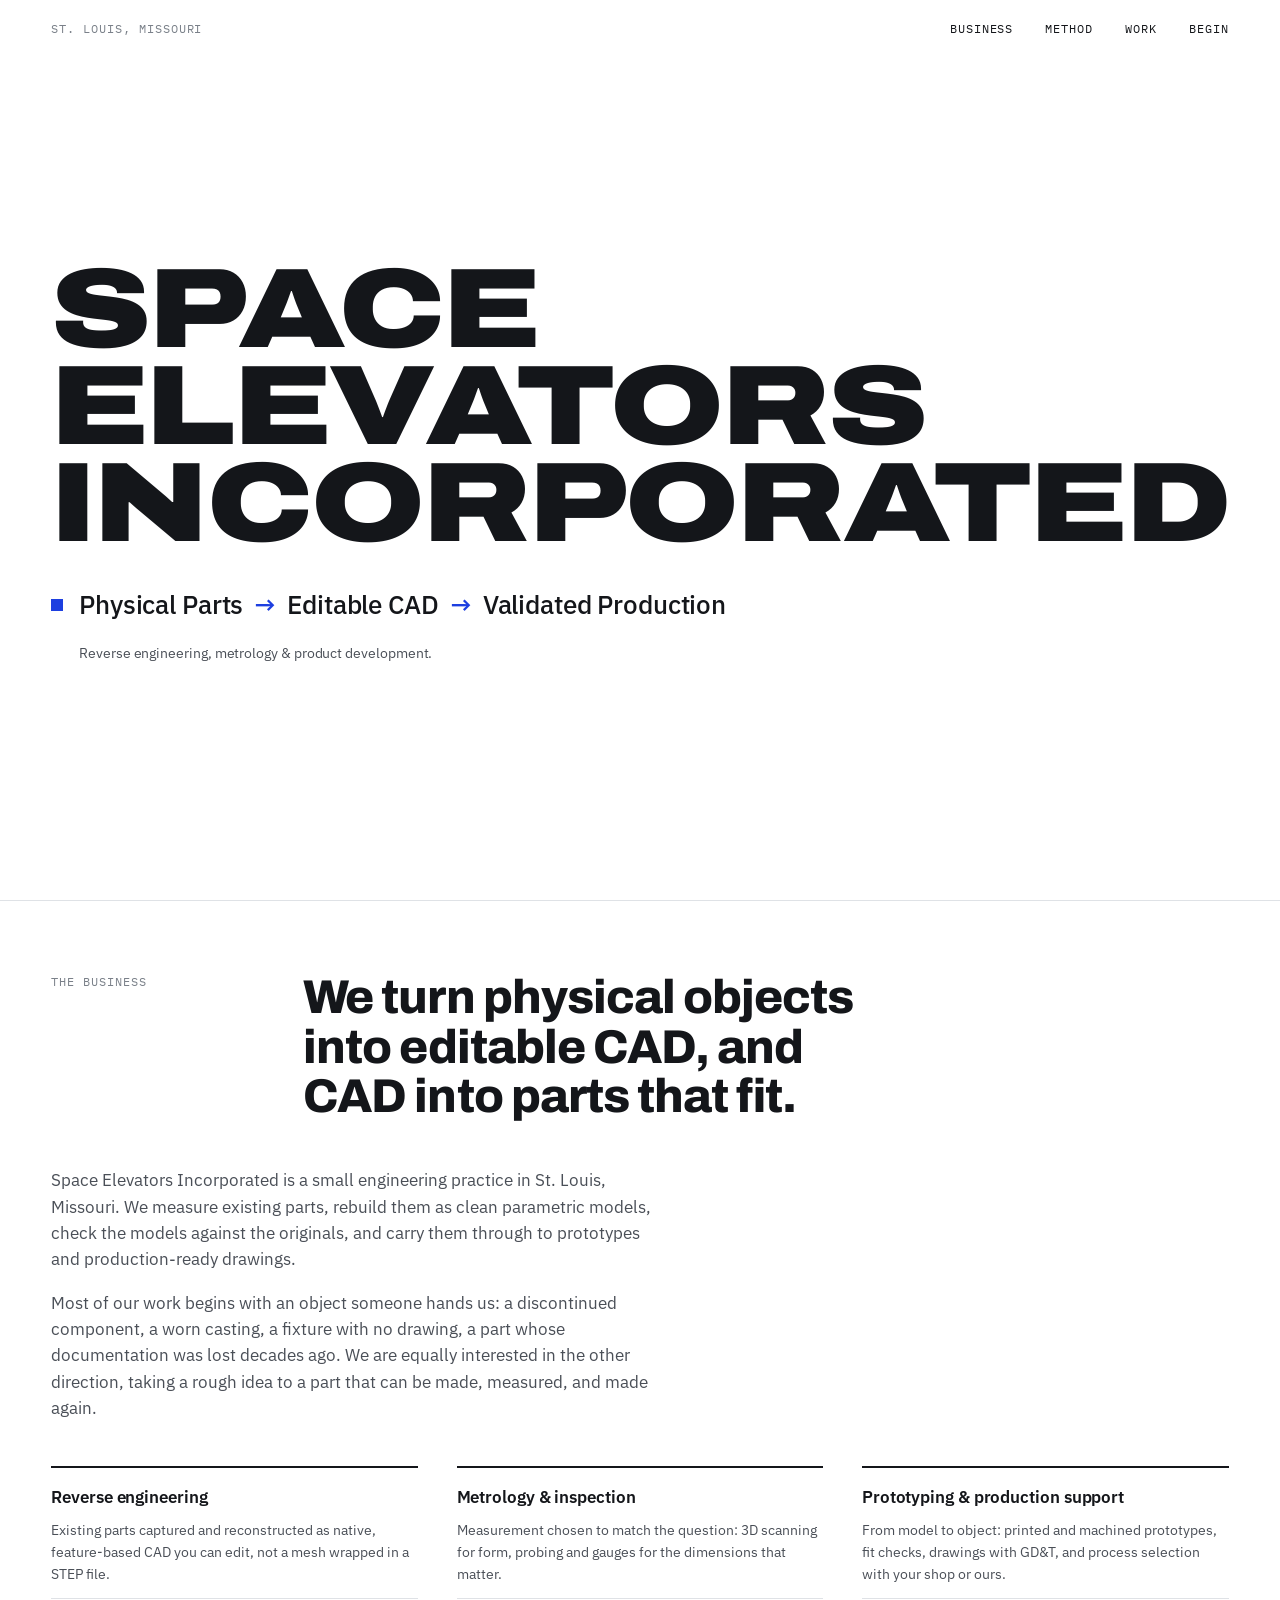
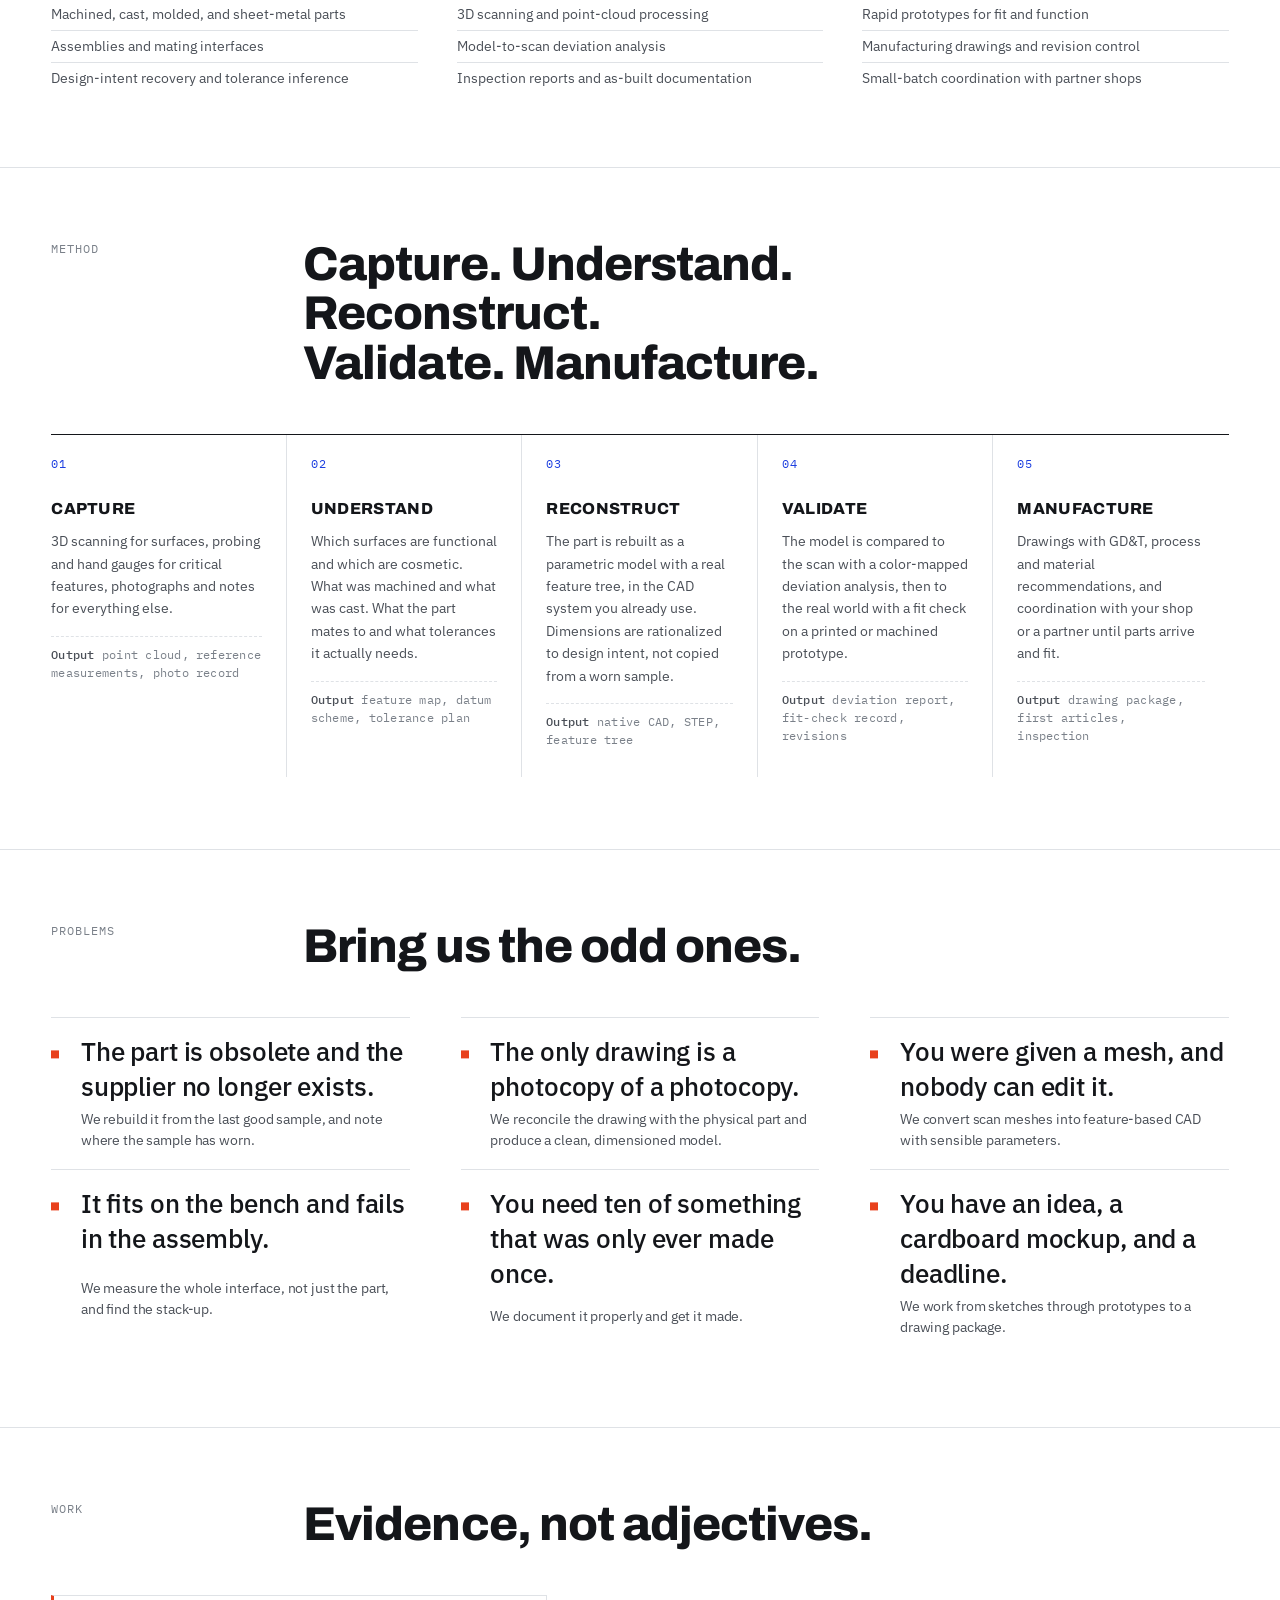
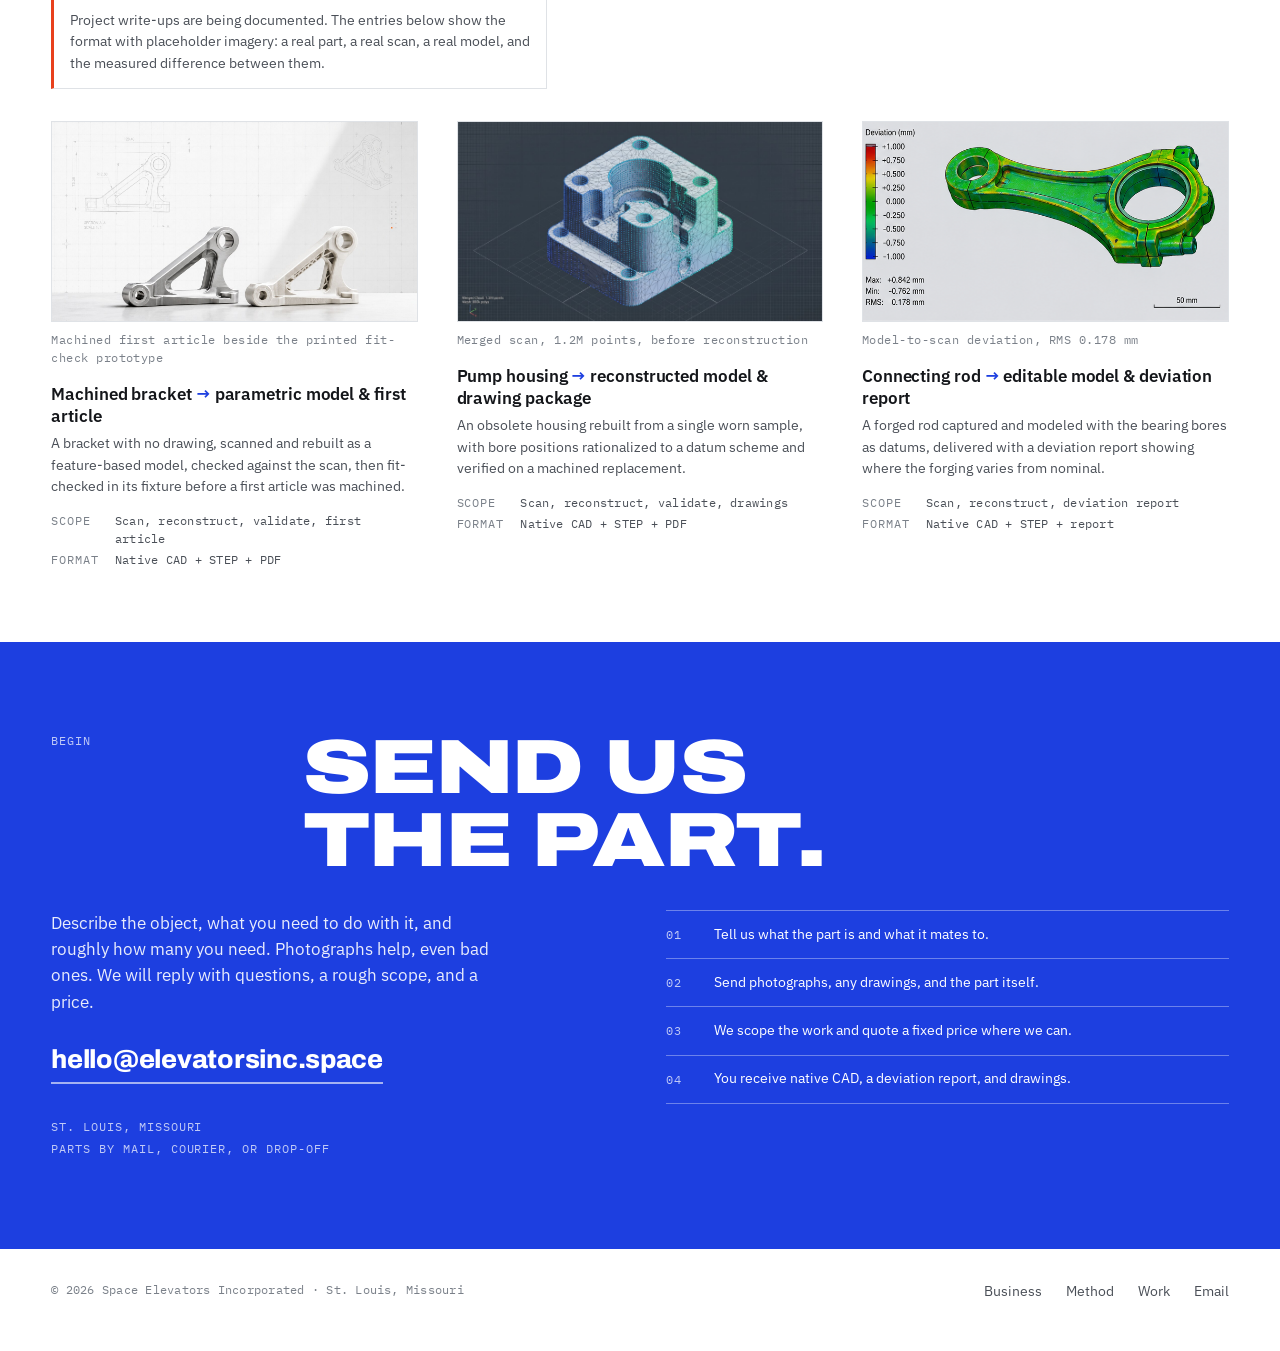
<file: index.html>
<!DOCTYPE html>
<html lang="en">
<head>
  <meta charset="utf-8">
  <meta name="viewport" content="width=device-width, initial-scale=1">
  <title>Space Elevators Incorporated</title>
  <meta name="description" content="Space Elevators Incorporated is a small engineering practice in St. Louis, Missouri. Reverse engineering, metrology, and product development: physical parts to editable CAD to validated production.">
  <link rel="icon" href="favicon.svg" type="image/svg+xml">
  <link rel="icon" href="favicon.ico" sizes="16x16 32x32 48x48">
  <link rel="apple-touch-icon" href="apple-touch-icon.png" sizes="180x180">
  <link rel="manifest" href="site.webmanifest">
  <meta name="theme-color" content="#ffffff">
  <link rel="preconnect" href="https://fonts.googleapis.com">
  <link rel="preconnect" href="https://fonts.gstatic.com" crossorigin>
  <link rel="stylesheet" href="https://fonts.googleapis.com/css2?family=Archivo:wdth,wght@62..125,100..900&family=IBM+Plex+Mono:wght@400;500&family=IBM+Plex+Sans:wght@400;500;600&display=swap">
  <link rel="canonical" href="https://elevatorsinc.space/">
  <link rel="stylesheet" href="assets/style.css">
</head>
<body>

<div class="hero">
<header class="wrap topbar">
  <span class="mono">St. Louis, Missouri</span>
  <nav class="mono" aria-label="Primary">
    <a href="#business">Business</a>
    <a href="#method">Method</a>
    <a href="#work">Work</a>
    <a href="#begin">Begin</a>
  </nav>
</header>

<!-- ============ FIRST FOLD ============ -->
<section class="wrap fold" aria-labelledby="company-name">
  <h1 class="name" id="company-name">
    <span>Space</span>
    <span>Elevators</span>
    <span data-fit>Incorporated</span>
  </h1>

  <div class="descriptor">
    <span class="datum" aria-hidden="true"></span>
    <p>Physical Parts <span class="arrow">&rarr;</span> Editable CAD <span class="arrow">&rarr;</span> Validated Production</p>
    <p class="sub">Reverse engineering, metrology &amp; product development.</p>
  </div>
</section>
</div>

<!-- ============ THE BUSINESS ============ -->
<section class="section" id="business">
  <div class="wrap">
    <div class="section-head">
      <span class="mono">The business</span>
      <h2>We turn physical objects into editable CAD, and CAD into parts that fit.</h2>
    </div>

    <div class="prose">
      <p>Space Elevators Incorporated is a small engineering practice in St. Louis, Missouri. We measure existing parts, rebuild them as clean parametric models, check the models against the originals, and carry them through to prototypes and production-ready drawings.</p>
      <p>Most of our work begins with an object someone hands us: a discontinued component, a worn casting, a fixture with no drawing, a part whose documentation was lost decades ago. We are equally interested in the other direction, taking a rough idea to a part that can be made, measured, and made again.</p>
    </div>

    <div class="columns">
      <div>
        <h3>Reverse engineering</h3>
        <p>Existing parts captured and reconstructed as native, feature-based CAD you can edit, not a mesh wrapped in a STEP file.</p>
        <ul>
          <li>Machined, cast, molded, and sheet-metal parts</li>
          <li>Assemblies and mating interfaces</li>
          <li>Design-intent recovery and tolerance inference</li>
        </ul>
      </div>
      <div>
        <h3>Metrology &amp; inspection</h3>
        <p>Measurement chosen to match the question: 3D scanning for form, probing and gauges for the dimensions that matter.</p>
        <ul>
          <li>3D scanning and point-cloud processing</li>
          <li>Model-to-scan deviation analysis</li>
          <li>Inspection reports and as-built documentation</li>
        </ul>
      </div>
      <div>
        <h3>Prototyping &amp; production support</h3>
        <p>From model to object: printed and machined prototypes, fit checks, drawings with GD&amp;T, and process selection with your shop or ours.</p>
        <ul>
          <li>Rapid prototypes for fit and function</li>
          <li>Manufacturing drawings and revision control</li>
          <li>Small-batch coordination with partner shops</li>
        </ul>
      </div>
    </div>
  </div>
</section>

<!-- ============ METHOD ============ -->
<section class="section" id="method">
  <div class="wrap">
    <div class="section-head">
      <span class="mono">Method</span>
      <h2>Capture. Understand. Reconstruct. Validate. Manufacture.</h2>
    </div>

    <ol class="steps">
      <li>
        <span class="n">01</span>
        <h3>Capture</h3>
        <p>3D scanning for surfaces, probing and hand gauges for critical features, photographs and notes for everything else.</p>
        <p class="out"><b>Output</b> point cloud, reference measurements, photo record</p>
      </li>
      <li>
        <span class="n">02</span>
        <h3>Understand</h3>
        <p>Which surfaces are functional and which are cosmetic. What was machined and what was cast. What the part mates to and what tolerances it actually needs.</p>
        <p class="out"><b>Output</b> feature map, datum scheme, tolerance plan</p>
      </li>
      <li>
        <span class="n">03</span>
        <h3>Reconstruct</h3>
        <p>The part is rebuilt as a parametric model with a real feature tree, in the CAD system you already use. Dimensions are rationalized to design intent, not copied from a worn sample.</p>
        <p class="out"><b>Output</b> native CAD, STEP, feature tree</p>
      </li>
      <li>
        <span class="n">04</span>
        <h3>Validate</h3>
        <p>The model is compared to the scan with a color-mapped deviation analysis, then to the real world with a fit check on a printed or machined prototype.</p>
        <p class="out"><b>Output</b> deviation report, fit-check record, revisions</p>
      </li>
      <li>
        <span class="n">05</span>
        <h3>Manufacture</h3>
        <p>Drawings with GD&amp;T, process and material recommendations, and coordination with your shop or a partner until parts arrive and fit.</p>
        <p class="out"><b>Output</b> drawing package, first articles, inspection</p>
      </li>
    </ol>
  </div>
</section>

<!-- ============ PROBLEMS ============ -->
<section class="section" id="problems">
  <div class="wrap">
    <div class="section-head">
      <span class="mono">Problems</span>
      <h2>Bring us the odd ones.</h2>
    </div>
    <ul class="problems">
      <li>The part is obsolete and the supplier no longer exists.<small>We rebuild it from the last good sample, and note where the sample has worn.</small></li>
      <li>The only drawing is a photocopy of a photocopy.<small>We reconcile the drawing with the physical part and produce a clean, dimensioned model.</small></li>
      <li>You were given a mesh, and nobody can edit it.<small>We convert scan meshes into feature-based CAD with sensible parameters.</small></li>
      <li>It fits on the bench and fails in the assembly.<small>We measure the whole interface, not just the part, and find the stack-up.</small></li>
      <li>You need ten of something that was only ever made once.<small>We document it properly and get it made.</small></li>
      <li>You have an idea, a cardboard mockup, and a deadline.<small>We work from sketches through prototypes to a drawing package.</small></li>
    </ul>
  </div>
</section>

<!-- ============ WORK ============ -->
<section class="section" id="work">
  <div class="wrap">
    <div class="section-head">
      <span class="mono">Work</span>
      <h2>Evidence, not adjectives.</h2>
    </div>

    <!-- TODO: remove this note once real projects are in place. -->
    <p class="work-note">Project write-ups are being documented. The entries below show the format with placeholder imagery: a real part, a real scan, a real model, and the measured difference between them.</p>

    <ul class="work">
      <li>
        <article>
          <a href="work/example-machined-bracket.html">
            <figure class="photo">
              <img src="images/bracket-bench-machined-and-printed.jpg" alt="Machined aluminum bracket on a bench beside its 3D-printed prototype" width="1448" height="790" loading="lazy">
              <figcaption>Machined first article beside the printed fit-check prototype</figcaption>
            </figure>
            <h3>Machined bracket <span class="arrow">&rarr;</span> parametric model &amp; first article</h3>
            <p>A bracket with no drawing, scanned and rebuilt as a feature-based model, checked against the scan, then fit-checked in its fixture before a first article was machined.</p>
            <dl>
              <dt>Scope</dt><dd>Scan, reconstruct, validate, first article</dd>
              <dt>Format</dt><dd>Native CAD + STEP + PDF</dd>
            </dl>
          </a>
        </article>
      </li>
      <li>
        <article>
          <a href="work/example-machined-bracket.html">
            <figure class="photo">
              <img src="images/housing-scan-point-cloud.jpg" alt="Merged 3D scan point cloud and mesh of a small machined housing" width="1600" height="873" loading="lazy">
              <figcaption>Merged scan, 1.2M points, before reconstruction</figcaption>
            </figure>
            <h3>Pump housing <span class="arrow">&rarr;</span> reconstructed model &amp; drawing package</h3>
            <p>An obsolete housing rebuilt from a single worn sample, with bore positions rationalized to a datum scheme and verified on a machined replacement.</p>
            <dl>
              <dt>Scope</dt><dd>Scan, reconstruct, validate, drawings</dd>
              <dt>Format</dt><dd>Native CAD + STEP + PDF</dd>
            </dl>
          </a>
        </article>
      </li>
      <li>
        <article>
          <a href="work/example-machined-bracket.html">
            <figure class="photo">
              <img src="images/connecting-rod-deviation-map.png" alt="Color-mapped deviation analysis of a connecting rod, model versus scan" width="742" height="380" loading="lazy">
              <figcaption>Model-to-scan deviation, RMS 0.178 mm</figcaption>
            </figure>
            <h3>Connecting rod <span class="arrow">&rarr;</span> editable model &amp; deviation report</h3>
            <p>A forged rod captured and modeled with the bearing bores as datums, delivered with a deviation report showing where the forging varies from nominal.</p>
            <dl>
              <dt>Scope</dt><dd>Scan, reconstruct, deviation report</dd>
              <dt>Format</dt><dd>Native CAD + STEP + report</dd>
            </dl>
          </a>
        </article>
      </li>
    </ul>
  </div>
</section>

<!-- ============ BEGIN ============ -->
<section class="begin" id="begin">
  <div class="wrap">
    <div class="section-head">
      <span class="mono">Begin</span>
      <h2>Send us the part.</h2>
    </div>
    <div class="grid">
      <div>
        <p>Describe the object, what you need to do with it, and roughly how many you need. Photographs help, even bad ones. We will reply with questions, a rough scope, and a price.</p>
        <a class="email" href="mailto:hello@elevatorsinc.space">hello@elevatorsinc.space</a>
        <p class="addr">St. Louis, Missouri<br>Parts by mail, courier, or drop-off</p>
      </div>
      <ol>
        <li><span class="n">01</span><span>Tell us what the part is and what it mates to.</span></li>
        <li><span class="n">02</span><span>Send photographs, any drawings, and the part itself.</span></li>
        <li><span class="n">03</span><span>We scope the work and quote a fixed price where we can.</span></li>
        <li><span class="n">04</span><span>You receive native CAD, a deviation report, and drawings.</span></li>
      </ol>
    </div>
  </div>
</section>

<footer class="wrap footer">
  <span class="mono">&copy; 2026 Space Elevators Incorporated &middot; St. Louis, Missouri</span>
  <nav aria-label="Footer">
    <a href="#business">Business</a>
    <a href="#method">Method</a>
    <a href="#work">Work</a>
    <a href="mailto:hello@elevatorsinc.space">Email</a>
  </nav>
</footer>

<script>
  (function () {
    var h1 = document.querySelector('.name');
    if (!h1) return;
    var lines = Array.prototype.slice.call(h1.querySelectorAll('span'));
    var longest = h1.querySelector('[data-fit]');
    var phone = window.matchMedia('(max-width: 640px)');

    function textWidth(el) {
      var r = document.createRange(); r.selectNodeContents(el);
      return r.getBoundingClientRect().width;
    }
    // Desktop: one size, the longest line spans the container.
    // Phone: every line is sized independently so each one spans the container.
    function fit() {
      h1.style.fontSize = '';
      lines.forEach(function (s) { s.style.fontSize = ''; });
      var target = h1.clientWidth;
      if (phone.matches) {
        lines.forEach(function (s) {
          var base = parseFloat(getComputedStyle(s).fontSize);
          var w = textWidth(s);
          if (w > 0) s.style.fontSize = (base * target / w).toFixed(2) + 'px';
        });
      } else {
        var base = parseFloat(getComputedStyle(h1).fontSize);
        var w = textWidth(longest);
        if (w > 0) h1.style.fontSize = (base * target / w).toFixed(2) + 'px';
      }
    }
    var run = function () { fit(); requestAnimationFrame(fit); };
    if (document.fonts && document.fonts.ready) document.fonts.ready.then(run); else run();
    window.addEventListener('resize', fit);

    // Phone top bar: hidden over the first fold, slides in once the name has scrolled away.
    var bar = document.querySelector('.topbar');
    function toggleBar() {
      if (!bar) return;
      var past = h1.getBoundingClientRect().bottom < 0;
      bar.classList.toggle('is-visible', phone.matches && past);
    }
    window.addEventListener('scroll', toggleBar, { passive: true });
    window.addEventListener('resize', toggleBar);
    if ('IntersectionObserver' in window) new IntersectionObserver(toggleBar).observe(h1);
    toggleBar();
  })();
</script>
</body>
</html>
</file>
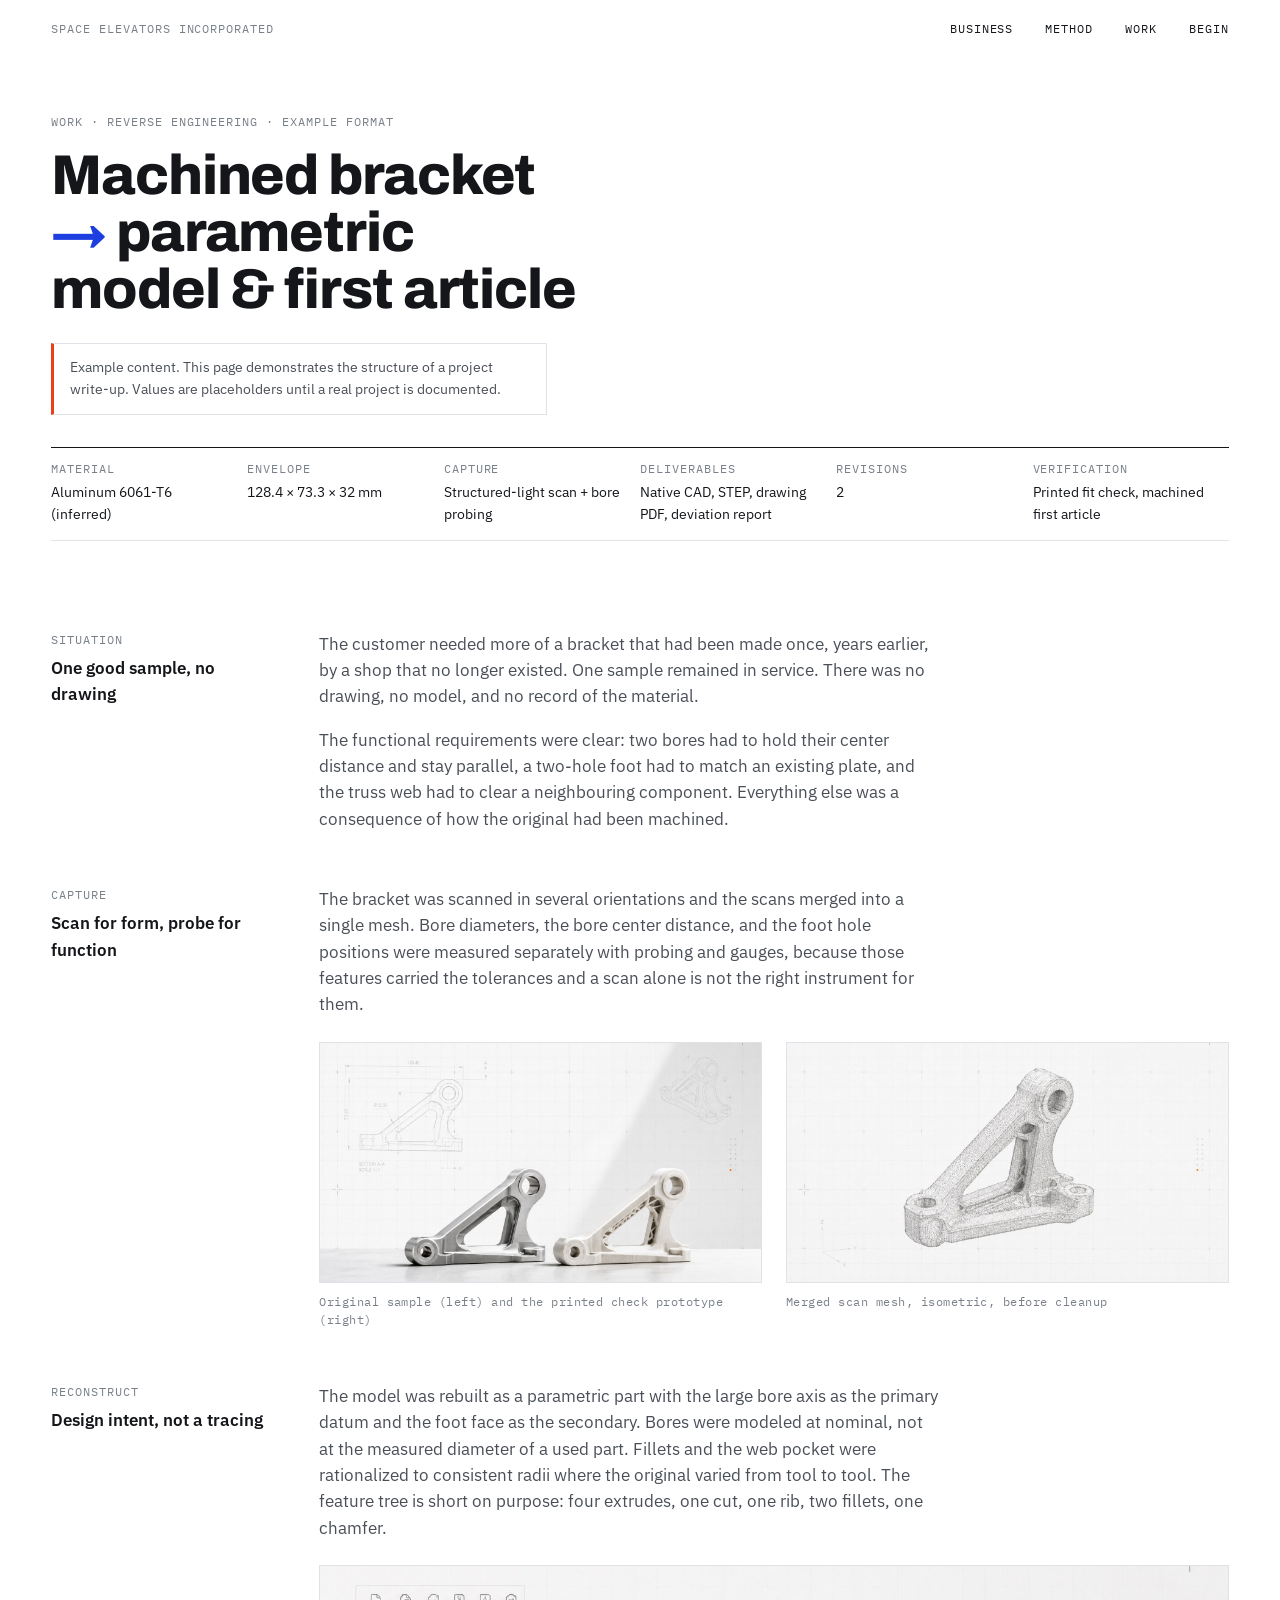
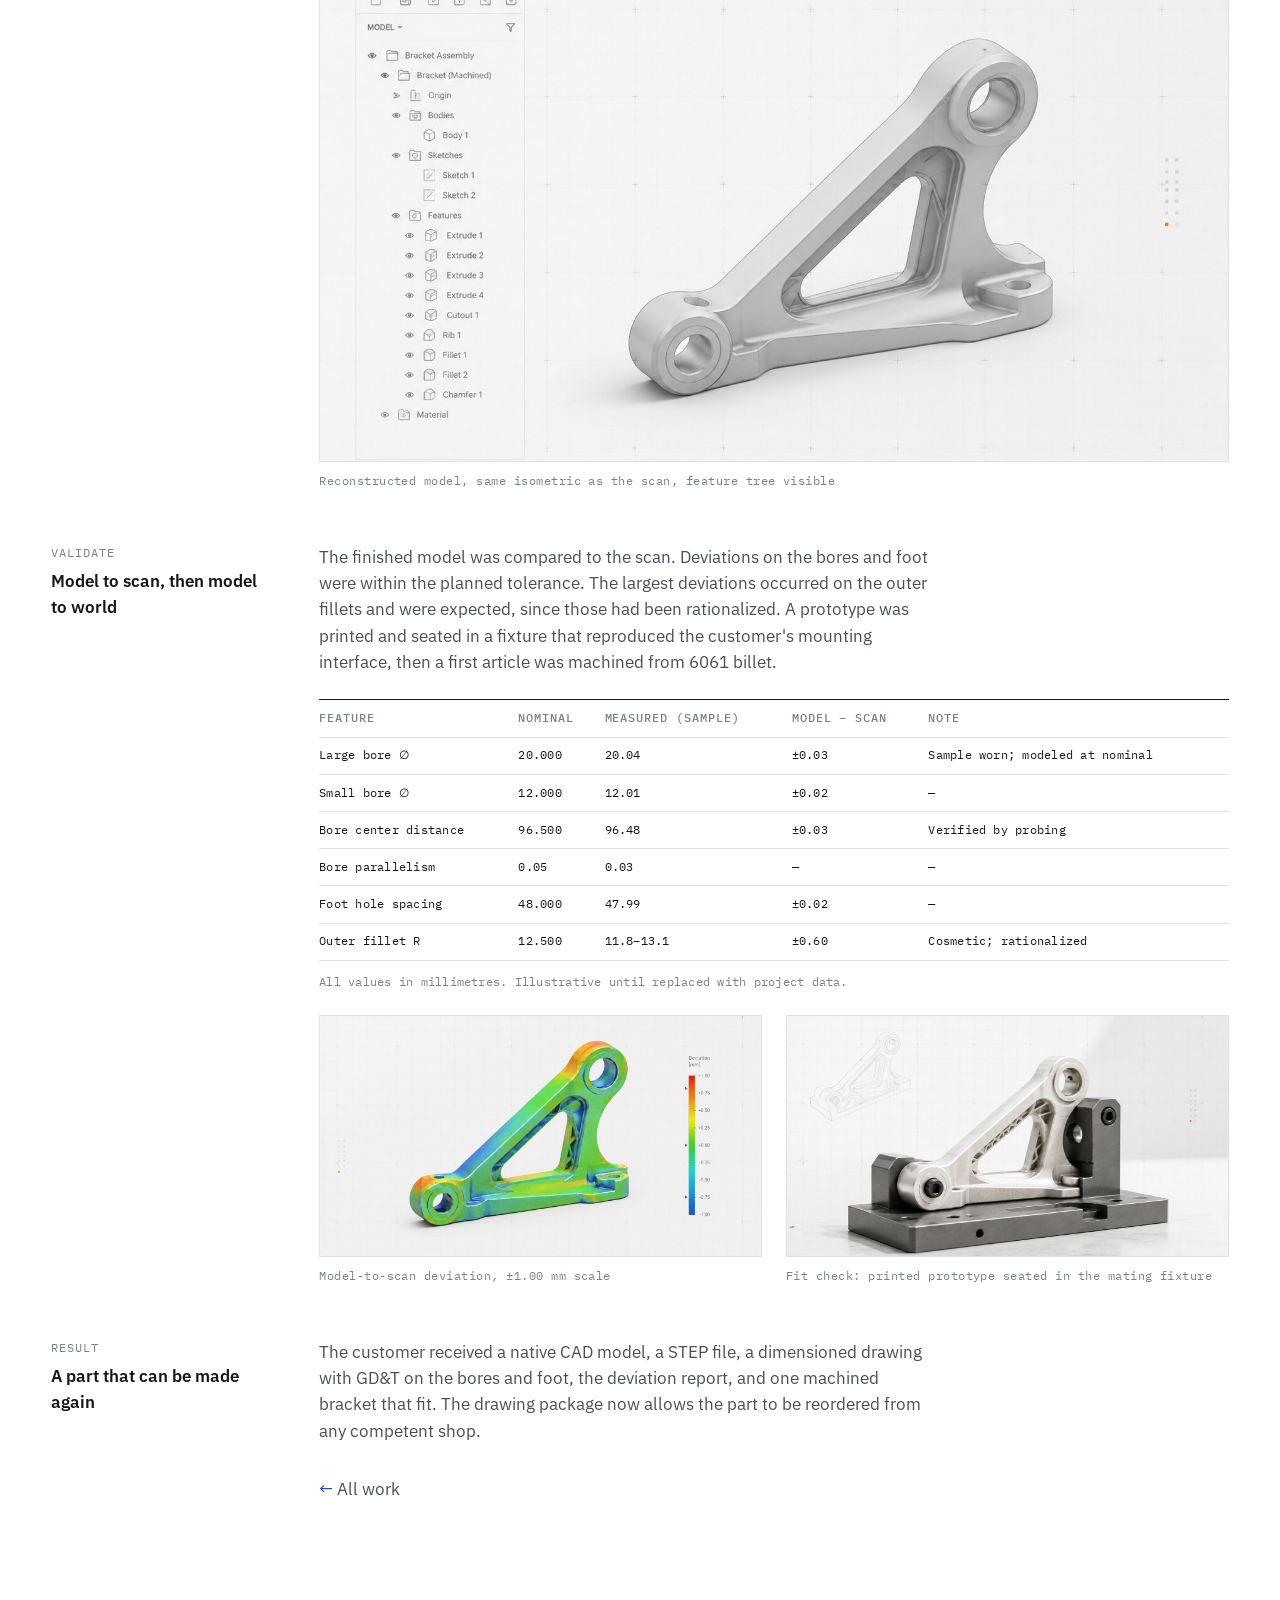
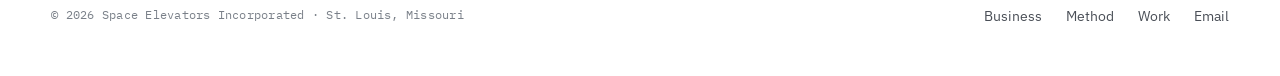
<file: work/example-machined-bracket.html>
<!DOCTYPE html>
<html lang="en">
<head>
  <meta charset="utf-8">
  <meta name="viewport" content="width=device-width, initial-scale=1">
  <title>Machined bracket — Space Elevators Incorporated</title>
  <meta name="description" content="Case study format: an undocumented machined bracket reverse engineered into a parametric model, validated against the scan and in its fixture, and machined as a first article.">
  <link rel="icon" href="../favicon.svg" type="image/svg+xml">
  <link rel="icon" href="../favicon.ico" sizes="16x16 32x32 48x48">
  <link rel="apple-touch-icon" href="../apple-touch-icon.png" sizes="180x180">
  <link rel="manifest" href="../site.webmanifest">
  <meta name="theme-color" content="#ffffff">
  <link rel="preconnect" href="https://fonts.googleapis.com">
  <link rel="preconnect" href="https://fonts.gstatic.com" crossorigin>
  <link rel="stylesheet" href="https://fonts.googleapis.com/css2?family=Archivo:wdth,wght@62..125,100..900&family=IBM+Plex+Mono:wght@400;500&family=IBM+Plex+Sans:wght@400;500;600&display=swap">
  <link rel="canonical" href="https://elevatorsinc.space/work/example-machined-bracket.html">
  <link rel="stylesheet" href="../assets/style.css">
</head>
<body>

<header class="wrap topbar">
  <a class="mono" href="../index.html">Space Elevators Incorporated</a>
  <nav class="mono" aria-label="Primary">
    <a href="../index.html#business">Business</a>
    <a href="../index.html#method">Method</a>
    <a href="../index.html#work">Work</a>
    <a href="../index.html#begin">Begin</a>
  </nav>
</header>

<!-- TEMPLATE: this page shows the case-study format with example content.
     Every number below is illustrative. Replace with measured values from a real project
     before publishing, and delete the .work-note paragraph. -->

<section class="wrap case-head">
  <span class="mono">Work &middot; Reverse engineering &middot; Example format</span>
  <h1>Machined bracket <span class="arrow">&rarr;</span> parametric model &amp; first article</h1>
  <p class="work-note" style="margin-top:1.5rem">Example content. This page demonstrates the structure of a project write-up. Values are placeholders until a real project is documented.</p>

  <dl class="spec">
    <div><dt>Material</dt><dd>Aluminum 6061-T6 (inferred)</dd></div>
    <div><dt>Envelope</dt><dd>128.4 &times; 73.3 &times; 32 mm</dd></div>
    <div><dt>Capture</dt><dd>Structured-light scan + bore probing</dd></div>
    <div><dt>Deliverables</dt><dd>Native CAD, STEP, drawing PDF, deviation report</dd></div>
    <div><dt>Revisions</dt><dd>2</dd></div>
    <div><dt>Verification</dt><dd>Printed fit check, machined first article</dd></div>
  </dl>
</section>

<div class="wrap case-body">

  <div class="case-row">
    <div><span class="mono">Situation</span><h2>One good sample, no drawing</h2></div>
    <div class="prose">
      <p>The customer needed more of a bracket that had been made once, years earlier, by a shop that no longer existed. One sample remained in service. There was no drawing, no model, and no record of the material.</p>
      <p>The functional requirements were clear: two bores had to hold their center distance and stay parallel, a two-hole foot had to match an existing plate, and the truss web had to clear a neighbouring component. Everything else was a consequence of how the original had been machined.</p>
    </div>
  </div>

  <div class="case-row">
    <div><span class="mono">Capture</span><h2>Scan for form, probe for function</h2></div>
    <div>
      <div class="prose">
        <p>The bracket was scanned in several orientations and the scans merged into a single mesh. Bore diameters, the bore center distance, and the foot hole positions were measured separately with probing and gauges, because those features carried the tolerances and a scan alone is not the right instrument for them.</p>
      </div>
      <div class="plates-2">
        <figure class="photo">
          <img src="../images/bracket-bench-machined-and-printed.jpg" alt="The original machined bracket on the bench beside the 3D-printed check prototype" width="1448" height="790" loading="lazy">
          <figcaption>Original sample (left) and the printed check prototype (right)</figcaption>
        </figure>
        <figure class="photo">
          <img src="../images/bracket-scan-mesh-isometric.jpg" alt="Merged scan mesh of the bracket, isometric view, neutral shading" width="1448" height="790" loading="lazy">
          <figcaption>Merged scan mesh, isometric, before cleanup</figcaption>
        </figure>
      </div>
    </div>
  </div>

  <div class="case-row">
    <div><span class="mono">Reconstruct</span><h2>Design intent, not a tracing</h2></div>
    <div>
      <div class="prose">
        <p>The model was rebuilt as a parametric part with the large bore axis as the primary datum and the foot face as the secondary. Bores were modeled at nominal, not at the measured diameter of a used part. Fillets and the web pocket were rationalized to consistent radii where the original varied from tool to tool. The feature tree is short on purpose: four extrudes, one cut, one rib, two fillets, one chamfer.</p>
      </div>
      <figure class="photo wide" style="margin-top:1.5rem">
        <img src="../images/bracket-cad-model-feature-tree.jpg" alt="Parametric CAD model of the bracket with the feature tree visible" width="1448" height="790" loading="lazy">
        <figcaption>Reconstructed model, same isometric as the scan, feature tree visible</figcaption>
      </figure>
    </div>
  </div>

  <div class="case-row">
    <div><span class="mono">Validate</span><h2>Model to scan, then model to world</h2></div>
    <div>
      <div class="prose">
        <p>The finished model was compared to the scan. Deviations on the bores and foot were within the planned tolerance. The largest deviations occurred on the outer fillets and were expected, since those had been rationalized. A prototype was printed and seated in a fixture that reproduced the customer's mounting interface, then a first article was machined from 6061 billet.</p>
      </div>
      <div class="table-scroll">
        <table class="deviation">
          <thead>
            <tr><th>Feature</th><th>Nominal</th><th>Measured (sample)</th><th>Model &minus; scan</th><th>Note</th></tr>
          </thead>
          <tbody>
            <tr><td>Large bore &empty;</td><td>20.000</td><td>20.04</td><td>&plusmn;0.03</td><td>Sample worn; modeled at nominal</td></tr>
            <tr><td>Small bore &empty;</td><td>12.000</td><td>12.01</td><td>&plusmn;0.02</td><td>&mdash;</td></tr>
            <tr><td>Bore center distance</td><td>96.500</td><td>96.48</td><td>&plusmn;0.03</td><td>Verified by probing</td></tr>
            <tr><td>Bore parallelism</td><td>0.05</td><td>0.03</td><td>&mdash;</td><td>&mdash;</td></tr>
            <tr><td>Foot hole spacing</td><td>48.000</td><td>47.99</td><td>&plusmn;0.02</td><td>&mdash;</td></tr>
            <tr><td>Outer fillet R</td><td>12.500</td><td>11.8&ndash;13.1</td><td>&plusmn;0.60</td><td>Cosmetic; rationalized</td></tr>
          </tbody>
        </table>
      </div>
      <p class="mono" style="margin-top:0.75rem;text-transform:none;letter-spacing:0.02em">All values in millimetres. Illustrative until replaced with project data.</p>
      <div class="plates-2">
        <figure class="photo">
          <img src="../images/bracket-deviation-map.jpg" alt="Color-mapped deviation of the CAD model against the scan, with scale bar" width="1448" height="790" loading="lazy">
          <figcaption>Model-to-scan deviation, &plusmn;1.00 mm scale</figcaption>
        </figure>
        <figure class="photo">
          <img src="../images/bracket-fit-check-fixture.jpg" alt="The printed bracket prototype bolted into a steel check fixture" width="1448" height="790" loading="lazy">
          <figcaption>Fit check: printed prototype seated in the mating fixture</figcaption>
        </figure>
      </div>
    </div>
  </div>

  <div class="case-row">
    <div><span class="mono">Result</span><h2>A part that can be made again</h2></div>
    <div class="prose">
      <p>The customer received a native CAD model, a STEP file, a dimensioned drawing with GD&amp;T on the bores and foot, the deviation report, and one machined bracket that fit. The drawing package now allows the part to be reordered from any competent shop.</p>
      <p style="margin-top:1.5rem"><a class="back" href="../index.html#work"><span class="arrow">&larr;</span> All work</a></p>
    </div>
  </div>

</div>

<footer class="wrap footer">
  <span class="mono">&copy; 2026 Space Elevators Incorporated &middot; St. Louis, Missouri</span>
  <nav aria-label="Footer">
    <a href="../index.html#business">Business</a>
    <a href="../index.html#method">Method</a>
    <a href="../index.html#work">Work</a>
    <a href="mailto:hello@elevatorsinc.space">Email</a>
  </nav>
</footer>

</body>
</html>
</file>
<file: assets/style.css>
/* Space Elevators Incorporated — site styles
   Canvas: white. Ink: near-black. One accent: cobalt. One punctuation: signal orange, used rarely.
   Display: Archivo (variable, set expanded + black). Body: IBM Plex Sans. Technical: IBM Plex Mono. */

:root {
  color-scheme: light;
  --paper: #ffffff;
  --ink: #14161a;
  --ink-2: #4a4f57;      /* secondary text, slightly blue-biased */
  --ink-3: #7a8089;      /* captions, mono annotations */
  --rule: #dfe2e6;       /* hairlines */
  --grid: #eceef1;       /* drafting grid on placeholder plates */
  --cobalt: #1d3fe0;
  --cobalt-ink: #ffffff;
  --signal: #e8401c;

  --display: "Archivo", "Archivo Black", "Arial Black", Impact, sans-serif;
  --body: "IBM Plex Sans", "Helvetica Neue", Arial, sans-serif;
  --mono: "IBM Plex Mono", "SFMono-Regular", Menlo, Consolas, monospace;

  --pad: clamp(20px, 4vw, 56px);
  --max: 1360px;
  --measure: 62ch;

  --t-xs: 0.75rem;
  --t-sm: 0.875rem;
  --t-base: 1.0625rem;
  --t-lg: clamp(1.25rem, 1.05rem + 0.8vw, 1.625rem);
  --t-xl: clamp(1.75rem, 1.2rem + 2.2vw, 3.25rem);
}

*, *::before, *::after { box-sizing: border-box; }

html { -webkit-text-size-adjust: 100%; scroll-behavior: smooth; }
@media (prefers-reduced-motion: reduce) { html { scroll-behavior: auto; } }

body {
  margin: 0;
  background: var(--paper);
  color: var(--ink);
  font-family: var(--body);
  font-size: var(--t-base);
  line-height: 1.55;
  font-feature-settings: "kern" 1, "liga" 1;
  -webkit-font-smoothing: antialiased;
}

a { color: inherit; text-decoration: none; }
a:focus-visible, button:focus-visible { outline: 2px solid var(--cobalt); outline-offset: 3px; }
p { margin: 0; }
img, svg { max-width: 100%; display: block; }

.wrap {
  width: 100%;
  max-width: var(--max);
  margin-inline: auto;
  padding-inline: var(--pad);
}

/* ---------- Mono utility type ---------- */
.mono {
  font-family: var(--mono);
  font-size: var(--t-xs);
  letter-spacing: 0.08em;
  text-transform: uppercase;
  color: var(--ink-3);
  font-variant-numeric: tabular-nums;
}

/* ---------- Top bar ---------- */
.topbar {
  display: flex;
  justify-content: space-between;
  align-items: baseline;
  gap: 1rem;
  padding-block: 1.25rem;
}
.topbar nav { display: flex; gap: clamp(1rem, 2.5vw, 2.5rem); }
.topbar nav a { color: var(--ink); position: relative; }
.topbar nav a::after {
  content: ""; position: absolute; left: 0; right: 100%; bottom: -3px;
  height: 1.5px; background: var(--cobalt); transition: right .18s ease;
}
.topbar nav a:hover::after { right: 0; }

/* ---------- First fold ----------
   The hero owns the whole first viewport: top bar, then the name and descriptor
   centered in whatever height remains. Nothing else appears until you scroll. */
.hero {
  min-height: 100vh;
  min-height: 100svh;
  display: flex;
  flex-direction: column;
}
.fold {
  flex: 1 0 auto;
  display: flex;
  flex-direction: column;
  justify-content: center;
  padding-block: clamp(2rem, 6vh, 5rem) clamp(3rem, 10vh, 8rem);
}
.name {
  margin: 0;
  font-family: var(--display);
  font-weight: 900;
  font-stretch: 125%;
  font-variation-settings: "wdth" 125, "wght" 900;
  text-transform: uppercase;
  letter-spacing: -0.015em;
  line-height: 0.86;
  /* fallback size; JS fits the longest line to the container width */
  font-size: calc((100vw - 2 * var(--pad)) / 10.9);
  white-space: nowrap;
  display: grid;
}
.name span { display: block; }

.descriptor {
  margin-top: clamp(1.75rem, 4vh, 3rem);
  display: grid;
  grid-template-columns: auto 1fr;
  align-items: center;
  gap: 1rem;
  max-width: 44rem;
}
.datum {
  width: 0.7em; height: 0.7em; background: var(--cobalt); flex: none;
}
.descriptor p {
  font-size: var(--t-lg);
  line-height: 1.3;
  font-weight: 500;
  letter-spacing: -0.005em;
  text-wrap: balance;
}
.descriptor .arrow { color: var(--cobalt); padding-inline: 0.2em; }
.descriptor .sub {
  grid-column: 2;
  margin-top: 0.35rem;
  color: var(--ink-2);
  font-size: var(--t-sm);
  font-weight: 400;
}

/* Phones: the name becomes a poster. Each line is fitted to the full width by the
   script (SPACE enormous, INCORPORATED smallest), the name sits at the top of the
   screen, the descriptor at the bottom, and the top bar stays hidden until the
   visitor scrolls past the fold. */
@media (max-width: 640px) {
  .name {
    font-stretch: 72%;
    font-variation-settings: "wdth" 72, "wght" 900;
    font-size: calc((100vw - 2 * var(--pad)) / 6.4);
    line-height: 0.84;
    letter-spacing: -0.01em;
  }
  .name span { line-height: 0.84; }
  /* The two longer lines use the narrowest width so they stand taller at the same length */
  .name span:nth-child(2),
  .name span:nth-child(3) {
    font-stretch: 62%;
    font-variation-settings: "wdth" 62, "wght" 900;
    line-height: 0.86;
  }
  /* Descriptor stacks one phrase per line, arrow leading each step */
  .descriptor p { max-width: none; }
  .descriptor .arrow::before { content: "\A"; white-space: pre; }
  .descriptor .arrow { padding-inline: 0 0.3em; }
  .descriptor { align-items: start; }
  .descriptor .datum { margin-top: 0.45em; }
  .fold {
    justify-content: space-between;
    padding-block: clamp(1.25rem, 4vh, 2rem) clamp(1.5rem, 5vh, 2.5rem);
  }
  .descriptor { margin-top: 2rem; }

  .topbar {
    position: fixed;
    top: 0; left: 0; right: 0;
    z-index: 10;
    background: var(--paper);
    border-bottom: 1px solid var(--rule);
    padding-block: 0.9rem;
    transform: translateY(-100%);
    transition: transform .28s ease;
  }
  .topbar.is-visible { transform: none; }
  .topbar > .mono:first-child { display: none; }   /* location lives in the footer on phones */
  .topbar nav { width: 100%; justify-content: space-between; gap: 0.5rem; }
  @media (prefers-reduced-motion: reduce) { .topbar { transition: none; } }
}

/* ---------- Sections ---------- */
.section {
  border-top: 1px solid var(--rule);
  padding-block: clamp(3rem, 8vh, 6.5rem);
}
.section-head {
  display: grid;
  grid-template-columns: minmax(0, 1fr);
  gap: 1rem;
  margin-bottom: clamp(2rem, 5vh, 3.5rem);
}
@media (min-width: 900px) {
  .section-head { grid-template-columns: 220px minmax(0, 1fr); gap: 2rem; }
}
.section-head h2 {
  margin: 0;
  font-family: var(--display);
  font-weight: 800;
  font-stretch: 100%;
  font-variation-settings: "wdth" 100, "wght" 800;
  font-size: var(--t-xl);
  line-height: 1.05;
  letter-spacing: -0.02em;
  text-wrap: balance;
  max-width: 22ch;
}
.lede {
  max-width: var(--measure);
  font-size: var(--t-lg);
  line-height: 1.45;
  color: var(--ink);
}
.prose { max-width: var(--measure); color: var(--ink-2); }
.prose p + p { margin-top: 1em; }
.prose strong { color: var(--ink); font-weight: 600; }

/* Text columns with a top rule (not cards) */
.columns {
  display: grid;
  grid-template-columns: repeat(auto-fit, minmax(240px, 1fr));
  gap: clamp(1.5rem, 3vw, 3rem);
  margin-top: clamp(2rem, 5vh, 3.5rem);
}
.columns > div {
  border-top: 2px solid var(--ink);
  padding-top: 1rem;
}
.columns h3 {
  margin: 0 0 0.5rem;
  font-size: var(--t-base);
  font-weight: 600;
  letter-spacing: -0.005em;
}
.columns p { color: var(--ink-2); font-size: var(--t-sm); line-height: 1.6; }
.columns ul { margin: 0.75rem 0 0; padding: 0; list-style: none; }
.columns li { font-size: var(--t-sm); color: var(--ink-2); padding: 0.3rem 0; border-top: 1px solid var(--rule); }

/* ---------- Method: numbered because it is a real sequence ---------- */
.steps {
  list-style: none;
  margin: 0; padding: 0;
  display: grid;
  grid-template-columns: repeat(auto-fit, minmax(200px, 1fr));
  gap: 0;
  border-top: 1px solid var(--ink);
}
.steps li {
  padding: 1.25rem 1.25rem 1.75rem 0;
  border-bottom: 1px solid var(--rule);
  position: relative;
}
@media (min-width: 900px) {
  .steps li { border-bottom: 0; border-right: 1px solid var(--rule); padding-right: 1.5rem; }
  .steps li + li { padding-left: 1.5rem; }
  .steps li:last-child { border-right: 0; }
}
.steps .n {
  font-family: var(--mono);
  font-size: var(--t-xs);
  letter-spacing: 0.08em;
  color: var(--cobalt);
  font-variant-numeric: tabular-nums;
  display: block;
  margin-bottom: 1.5rem;
}
.steps h3 {
  margin: 0 0 0.5rem;
  font-family: var(--display);
  font-weight: 800;
  font-variation-settings: "wdth" 100, "wght" 800;
  text-transform: uppercase;
  letter-spacing: 0.02em;
  font-size: 1rem;
}
.steps p { color: var(--ink-2); font-size: var(--t-sm); line-height: 1.6; }
.steps .out {
  margin-top: 1rem;
  padding-top: 0.6rem;
  border-top: 1px dashed var(--rule);
  font-family: var(--mono);
  font-size: var(--t-xs);
  letter-spacing: 0.02em;
  text-transform: none;
  color: var(--ink-3);
  line-height: 1.5;
}
.steps .out b { font-weight: 500; color: var(--ink-2); }

/* ---------- Problems list ---------- */
.problems {
  list-style: none; margin: 0; padding: 0;
  display: grid;
  grid-template-columns: repeat(auto-fit, minmax(280px, 1fr));
  column-gap: clamp(2rem, 4vw, 4rem);
}
.problems li {
  border-top: 1px solid var(--rule);
  padding: 1rem 0 1.1rem;
  font-size: var(--t-lg);
  line-height: 1.35;
  letter-spacing: -0.005em;
  font-weight: 500;
  display: grid;
  grid-template-columns: 1.1rem 1fr;
  column-gap: 0.75rem;
  row-gap: 0.3rem;
  align-items: baseline;
}
.problems li::before {
  content: "";
  width: 0.5rem; height: 0.5rem;
  background: var(--signal);
  transform: translateY(-0.1em);
}
.problems small { grid-column: 2; display: block; font-size: var(--t-sm); font-weight: 400; color: var(--ink-2); line-height: 1.5; max-width: 40ch; }

/* ---------- Work / plates ---------- */
.work-note {
  margin-bottom: 2rem;
  padding: 0.85rem 1rem;
  border: 1px solid var(--rule);
  border-left: 3px solid var(--signal);
  font-size: var(--t-sm);
  color: var(--ink-2);
  max-width: var(--measure);
}
.work {
  list-style: none; margin: 0; padding: 0;
  display: grid;
  grid-template-columns: repeat(auto-fit, minmax(300px, 1fr));
  gap: clamp(1.5rem, 3vw, 3rem);
}
.work article a { display: block; }
.work h3 {
  margin: 1rem 0 0.35rem;
  font-size: var(--t-base);
  font-weight: 600;
  letter-spacing: -0.005em;
  line-height: 1.3;
}
.work h3 .arrow { color: var(--cobalt); }
.work p { color: var(--ink-2); font-size: var(--t-sm); line-height: 1.55; }
.work dl {
  margin: 0.85rem 0 0;
  display: grid;
  grid-template-columns: auto 1fr;
  column-gap: 1rem;
  row-gap: 0.15rem;
  font-family: var(--mono);
  font-size: var(--t-xs);
  letter-spacing: 0.02em;
  color: var(--ink-3);
  font-variant-numeric: tabular-nums;
}
.work dt { text-transform: uppercase; letter-spacing: 0.08em; }
.work dd { margin: 0; color: var(--ink-2); }
.work article a:hover h3 { text-decoration: underline; text-decoration-color: var(--cobalt); text-underline-offset: 0.2em; }

/* Placeholder plate: fine drafting grid, registration marks, mono note.
   Replace the whole <figure class="plate"> with a real <figure><img></figure>. */
.plate {
  margin: 0;
  position: relative;
  aspect-ratio: 4 / 3;
  border: 1px solid var(--rule);
  background-color: #fbfbfc;
  background-image:
    linear-gradient(var(--grid) 1px, transparent 1px),
    linear-gradient(90deg, var(--grid) 1px, transparent 1px);
  background-size: 24px 24px;
  background-position: center;
  overflow: hidden;
}
.plate.wide { aspect-ratio: 16 / 7; }
.plate::before, .plate::after {
  content: ""; position: absolute; width: 14px; height: 14px;
  border-color: var(--ink-3); border-style: solid;
}
.plate::before { top: 10px; left: 10px; border-width: 1px 0 0 1px; }
.plate::after  { bottom: 10px; right: 10px; border-width: 0 1px 1px 0; }
.plate figcaption {
  position: absolute; inset: auto 1rem 1rem 1rem;
  font-family: var(--mono);
  font-size: var(--t-xs);
  letter-spacing: 0.04em;
  color: var(--ink-3);
  line-height: 1.5;
  max-width: 34ch;
}
.plate figcaption b { color: var(--signal); font-weight: 500; letter-spacing: 0.08em; }
.plate .mark {
  position: absolute; top: 1rem; right: 1rem;
  width: 22px; height: 22px; border-radius: 50%;
  border: 1px solid var(--ink-3);
  background:
    linear-gradient(var(--ink-3), var(--ink-3)) center / 100% 1px no-repeat,
    linear-gradient(var(--ink-3), var(--ink-3)) center / 1px 100% no-repeat;
}

/* Real image figures (used once photography exists) */
figure.photo { margin: 0; }
figure.photo img { width: 100%; height: auto; border: 1px solid var(--rule); }
figure.photo figcaption { margin-top: 0.6rem; font-family: var(--mono); font-size: var(--t-xs); letter-spacing: 0.04em; color: var(--ink-3); line-height: 1.5; }

/* ---------- Begin (cobalt field) ---------- */
.begin {
  background: var(--cobalt);
  color: var(--cobalt-ink);
  padding-block: clamp(3.5rem, 10vh, 7rem);
}
.begin .section-head { margin-bottom: 2rem; }
.begin .mono { color: rgba(255,255,255,0.72); }
.begin h2 {
  font-family: var(--display);
  font-weight: 900;
  font-stretch: 125%;
  font-variation-settings: "wdth" 125, "wght" 900;
  text-transform: uppercase;
  font-size: clamp(2rem, 1.2rem + 4.5vw, 5.25rem);
  line-height: 0.95;
  letter-spacing: -0.01em;
  margin: 0;
  text-wrap: balance;
}
.begin .grid {
  display: grid;
  grid-template-columns: repeat(auto-fit, minmax(280px, 1fr));
  gap: clamp(1.5rem, 4vw, 4rem);
  align-items: start;
}
.begin p { color: rgba(255,255,255,0.9); max-width: 46ch; }
.begin .email {
  display: inline-block;
  margin-top: 1.5rem;
  font-family: var(--display);
  font-weight: 800;
  font-variation-settings: "wdth" 100, "wght" 800;
  font-size: var(--t-lg);
  letter-spacing: -0.01em;
  border-bottom: 2px solid rgba(255,255,255,0.6);
  padding-bottom: 0.1em;
}
.begin .email:hover { border-color: #fff; }
.begin ol {
  margin: 0; padding: 0; list-style: none;
  border-top: 1px solid rgba(255,255,255,0.35);
}
.begin ol li {
  padding: 0.8rem 0;
  border-bottom: 1px solid rgba(255,255,255,0.35);
  display: grid; grid-template-columns: 2.5rem 1fr; gap: 0.5rem;
  font-size: var(--t-sm);
}
.begin ol .n { font-family: var(--mono); font-size: var(--t-xs); letter-spacing: 0.08em; color: rgba(255,255,255,0.72); padding-top: 0.2em; }
.begin .addr { margin-top: 2rem; font-family: var(--mono); font-size: var(--t-xs); letter-spacing: 0.08em; text-transform: uppercase; color: rgba(255,255,255,0.72); line-height: 1.8; }

/* ---------- Footer ---------- */
.footer {
  padding-block: 2rem 3rem;
  display: flex; flex-wrap: wrap; justify-content: space-between; gap: 1rem 2rem;
}
.footer .mono { text-transform: none; letter-spacing: 0.02em; }
.footer nav { display: flex; gap: 1.5rem; }
.footer nav a { color: var(--ink-2); font-size: var(--t-sm); }
.footer nav a:hover { color: var(--cobalt); }

/* ---------- Case study page ---------- */
.case-head { padding-block: clamp(2rem, 6vh, 4rem) clamp(2rem, 5vh, 3rem); }
.case-head .mono { display: block; margin-bottom: 1rem; }
.case-head h1 {
  margin: 0;
  font-family: var(--display);
  font-weight: 800;
  font-variation-settings: "wdth" 100, "wght" 800;
  font-size: clamp(1.75rem, 1.1rem + 3vw, 3.75rem);
  line-height: 1.02;
  letter-spacing: -0.02em;
  max-width: 18ch;
  text-wrap: balance;
}
.case-head h1 .arrow { color: var(--cobalt); }
.spec {
  margin: 2rem 0 0;
  display: grid;
  grid-template-columns: repeat(auto-fit, minmax(160px, 1fr));
  border-top: 1px solid var(--ink);
}
.spec > div { padding: 0.75rem 1rem 0.9rem 0; border-bottom: 1px solid var(--rule); }
.spec dt { font-family: var(--mono); font-size: var(--t-xs); letter-spacing: 0.08em; text-transform: uppercase; color: var(--ink-3); }
.spec dd { margin: 0.2rem 0 0; font-size: var(--t-sm); font-variant-numeric: tabular-nums; }
.case-body { display: grid; gap: clamp(2.5rem, 6vh, 4.5rem); padding-block: clamp(2rem, 5vh, 3.5rem) clamp(3rem, 8vh, 6rem); }
.case-row {
  display: grid;
  grid-template-columns: minmax(0, 1fr);
  gap: 1.5rem 3rem;
}
@media (min-width: 900px) { .case-row { grid-template-columns: 220px minmax(0, 1fr); } }
.case-row h2 { margin: 0; font-size: var(--t-base); font-weight: 600; }
.case-row .mono { display: block; margin-bottom: 0.35rem; }
.plates-2 { display: grid; grid-template-columns: repeat(auto-fit, minmax(260px, 1fr)); gap: 1.5rem; margin-top: 1.5rem; }
.deviation {
  margin-top: 1.5rem;
  border-top: 1px solid var(--ink);
  font-family: var(--mono);
  font-size: var(--t-xs);
  letter-spacing: 0.02em;
  width: 100%;
  border-collapse: collapse;
  font-variant-numeric: tabular-nums;
}
.deviation th, .deviation td { text-align: left; padding: 0.55rem 0.75rem 0.55rem 0; border-bottom: 1px solid var(--rule); }
.deviation th { text-transform: uppercase; letter-spacing: 0.08em; color: var(--ink-3); font-weight: 500; }
.table-scroll { overflow-x: auto; }
.back { display: inline-block; margin-top: 0.5rem; }
.back .arrow { color: var(--cobalt); }

/* Visually hidden (accessible name for the SVG-free h1 markup) */
.sr-only { position: absolute; width: 1px; height: 1px; overflow: hidden; clip: rect(0 0 0 0); white-space: nowrap; }

/* Photo figures inside the work grid crop to one shared aspect so the row lines up */
.work figure.photo img { aspect-ratio: 1.833; object-fit: cover; background: #f4f5f7; }
.plates-2 figure.photo img { aspect-ratio: 1.833; object-fit: cover; }
figure.photo.wide img { width: 100%; }
</file>
